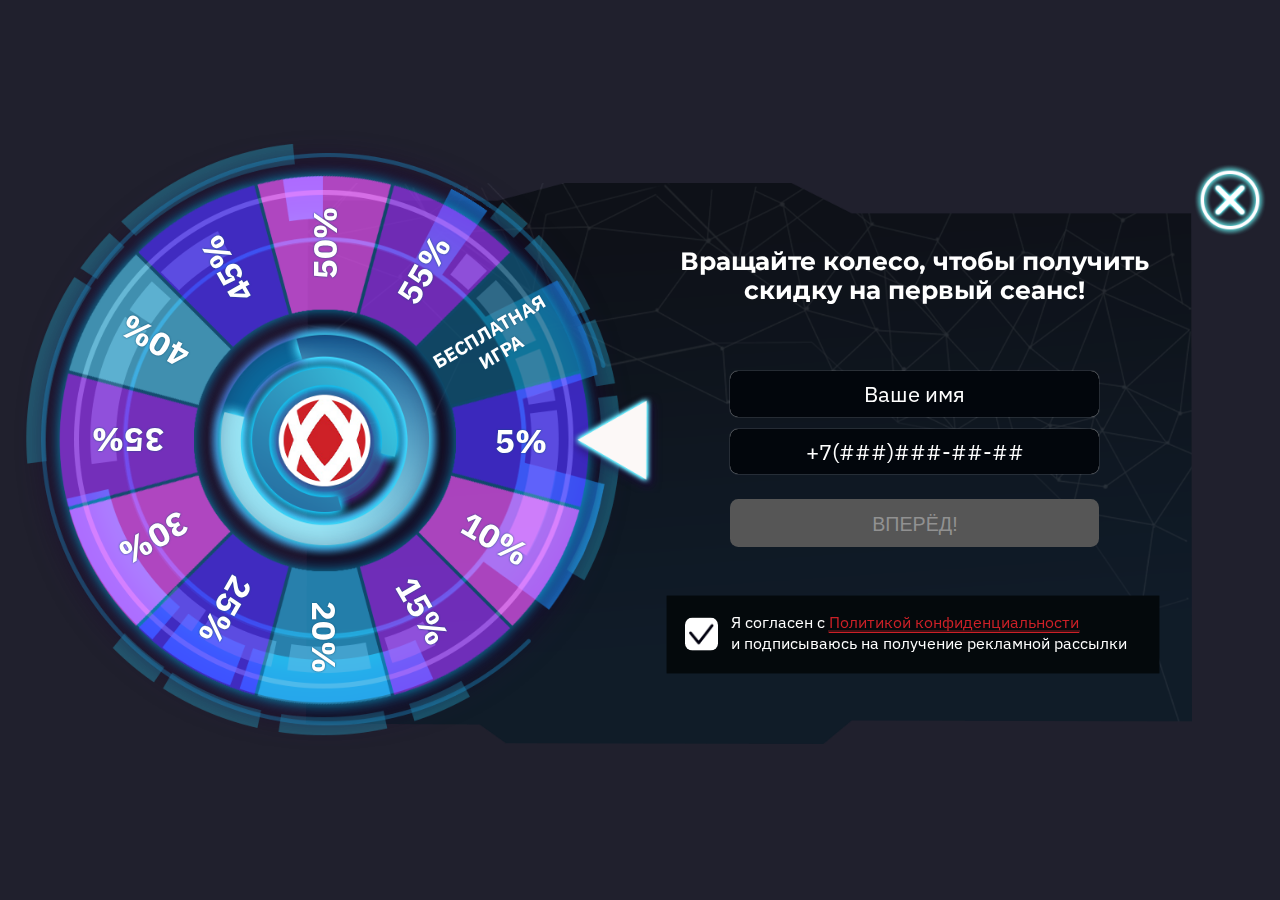
<file: wheel.html>
<!DOCTYPE html>
<html lang="ru">

<head>
  <meta charset="utf-8" />
  <meta name="viewport"
    content="width=device-width, initial-scale=1.0, minimum-scale=1.0, maximum-scale=1.0, user-scalable=no">
  <link rel="stylesheet"
    href="https://fonts.googleapis.com/css?family=IBM+Plex+Sans:600,700,400|Montserrat:600,700&display=swap&subset=cyrillic">
  <link rel="stylesheet" href="css/wheel.css" />
  <link rel="stylesheet" href="css/reel.css" />
  <link rel="stylesheet" href="css/wheel-timer.css" />

  <title>Бонусное Колесо</title>
</head>

<body>
  <main>
    <div class="wheel wheel--initial">
      <div class="wheel__wrap">
        <div class="wheel__reel reel">
          <div class="reel__inner reel__inner--circle-small"></div>
          <div class="reel__inner reel__inner--circle-medium"></div>
          <div class="reel__inner reel__inner--circle-content">
            <div class="reel__content"></div>
          </div>
          <div class="reel__inner reel__inner--logo"></div>
          <div class="reel__inner reel__inner--pointer"></div>
          <div class="reel__inner reel__inner--result">
            <div class="reel__result-text">ваша скидка</div>
            <div class="reel__result-value">5%</div>
          </div>
        </div>
        <p class="wheel__thanks">
          <span class="wheel__thanks-text">Спасибо, мы скоро свяжемся с вами, чтобы забронировать игру!</span>
        </p>
        <form class="wheel__form" method="POST" autocomplete="off">
          <div class="wheel__form-wrap">
            <p class="wheel__title wheel__title--initial">
              <span class="wheel__title-text">
                Вращайте колесо, чтобы получить скидку на первый сеанс!
              </span>
            </p>
            <div class="wheel__authorization">
              <label class="visually-hidden" for="wheel-form-name" autofocus>
                Введите имя
              </label>
              <input class="wheel__input" type="text" id="wheel-form-name" name="username" placeholder="Ваше имя" />
              <label class="visually-hidden" for="wheel-form-tel">
                Введите телефон
              </label>
              <input class="wheel__input" type="tel" id="wheel-form-tel" name="phone" placeholder="+7(###)###-##-##" />
              <button class="wheel__button wheel__button--spin" type="submit" disabled>
                Вперёд!
              </button>
            </div>
            <input class="visually-hidden wheel__checkbox" type="checkbox" id="wheel-privacy" name="privacy" checked />
            <label class="wheel__privacy" for="wheel-privacy">
              Я согласен с
              <a class="wheel__privacy-link" href="https://anvio.com/ru-ru/privacy-policy/" target="_blank">
                Политикой конфиденциальности
              </a>
              <br>и подписываюсь на получение рекламной рассылки
            </label>
          </div>
        </form>
        <button class="wheel__close" type="button"></button>
      </div>
    </div>

    <div class="wheel-timer">
      <p class="wheel-timer__title">
        <span class="wheel-timer__title-text">
          Ваша персональная скидка сгорит через:
        </span>
      </p>
      <div class="wheel-timer__timer">
        <div class="wheel-timer__wrap">
          <span class="wheel-timer__sign">1</span>
          <span class="wheel-timer__sign">4</span>
          <span class="wheel-timer__desc">Дней</span>
        </div>
        <div class="wheel-timer__wrap">
          <span class="wheel-timer__sign">2</span>
          <span class="wheel-timer__sign">1</span>
          <span class="wheel-timer__desc">Часов</span>
        </div>
        <div class="wheel-timer__wrap">
          <span class="wheel-timer__sign">1</span>
          <span class="wheel-timer__sign">0</span>
          <span class="wheel-timer__desc">Минут</span>
        </div>
        <div class="wheel-timer__wrap">
          <span class="wheel-timer__sign">1</span>
          <span class="wheel-timer__sign">2</span>
          <span class="wheel-timer__desc">Секунд</span>
        </div>
      </div>

    </div>
  </main>

  <script src="scripts/imask.js"></script>
  <script src="scripts/wheel.js"></script>
  <script src="scripts/timer.js"></script>
  <script>
    const random = (max) => Math.floor(Math.random() * max);

    const sectors = Array.from({
      length: 11
    }, (_, i) => ({
      text: `${(i + 1) * 5}%`,
      value: i,
      allow: true,
    })).concat({
      text: 'бесплатная игра',
      value: -1,
      allow: false,
    });
    const timeout = 3000;
    const callback = result => setTimeout(() => {
      console.log(result);
      const time = (random(1000) * random(1000) + 5) * 1000;
      window.showTimer(time);
    }, timeout);

    window.showWheel(sectors, timeout, callback);
  </script>
</body>

</html>
</file>
<file: css/wheel.css>
.visually-hidden {
  position: absolute;
  width: 1px;
  height: 1px;
  margin: -1px;
  border: 0;
  padding: 0;
  white-space: nowrap;
  clip-path: inset(100%);
  clip: rect(0 0 0 0);
  overflow: hidden;
}

.wheel {
  --scale: 1;

  position: fixed;
  z-index: 10;
  top: 0;
  bottom: 0;
  left: 0;
  right: 0;
  display: flex;
  opacity: 0;

  font-family: 'Montserrat', sans-serif;
  background-color: rgba(4, 4, 19, 0.89);
  transition: opacity 0.5s;
}

.wheel--visible {
  opacity: 1;
}

.wheel__wrap {
  position: relative;
  width: calc(1410px * var(--scale));
  height: calc(780px * var(--scale));
  display: flex;
  justify-content: space-between;
  margin: auto;
  padding-right: calc(115px * var(--scale));

  background-image: url(../img/new-year/wheel-background-horizontal.png);
  background-repeat: no-repeat;
  background-position: 80% 67%;
  background-size: calc(1080px * var(--scale));
}

.wheel__reel {
  flex-shrink: 0;
}

.wheel__thanks {
  display: block;
  width: calc(425px * var(--scale));
  align-self: center;
  margin: 0;
  margin-right: calc(115px * var(--scale));
  margin-top: calc(30px * var(--scale));
  padding: 0;

  line-height: calc(43px * var(--scale));
  font-weight: 700;
  text-align: center;
  color: rgb(255, 255, 255);
}

.wheel__thanks-text {
  font-size: calc(36px * var(--scale));
}

.wheel__form {
  box-sizing: border-box;
  padding-top: calc(145px * var(--scale));
  padding-left: calc(6px * var(--scale));
  padding-right: calc(15px * var(--scale));
  padding-bottom: calc(128px * var(--scale));
}

.wheel__title {
  box-sizing: border-box;
  display: block;
  margin: 0 auto;
  padding: 0;
  width: calc(595px * var(--scale));
  text-align: center;
  
  line-height: calc(30px * var(--scale));
  font-weight: 700;
  color: rgb(255, 255, 255);
}

.wheel__title-text {
  font-size: calc(30px * var(--scale));
}

.wheel__form-wrap {
  height: 100%;
  display: flex;
  flex-direction: column;
  justify-content: space-between;
} 

.wheel__authorization {
  display: flex;
  flex-direction: column;
  box-sizing: border-box;
  width: calc(450px * var(--scale));
  margin: 0 auto;
}

.wheel__input {
  display: block;
  box-sizing: border-box;
  width: 100%;
  margin-bottom: calc(15px * var(--scale));
  align-self: center;
  text-align: center;
  padding: calc(10px * var(--scale));
  border: none;

  background-color: rgb(2, 6, 12);
  font-family: 'IBM Plex Sans', sans-serif;
  line-height: calc(27px * var(--scale));
  font-size: calc(27px * var(--scale)); 
  font-weight: 400;
  color: rgb(255, 255, 255);
  border-radius: calc(10px * var(--scale));
  box-shadow: 0 0 1px 0 rgb(255, 255, 255);
}

.wheel__input--invalid {
  box-shadow: 0 0 0 1px rgb(167, 26, 31);
}

.wheel__input:focus {
  outline: none;
}

.wheel__input::placeholder {
  font-size: calc(27px * var(--scale));
  line-height: calc(27px * var(--scale));
  color: rgb(255, 255, 255);
  opacity: 1;
}

.wheel__button {
  box-sizing: border-box;
  width: 100%;
  text-align: center;
  margin-top: calc(15px * var(--scale));
  padding: calc(15px * var(--scale));;
  padding-top: calc(19px * var(--scale));;
  border: none;
  border-radius: calc(10px * var(--scale));

  outline: none;
  cursor: pointer;
  background-color: rgb(204, 32, 39);
  font-weight: 400;
  font-size: calc(24px * var(--scale));
  line-height: calc(24px * var(--scale));;
  text-transform: uppercase;
  color: rgb(255, 255, 255);
}

.wheel__button:focus,
.wheel__button:hover {
  opacity: 0.7;
}

.wheel__button:active {
  opacity: 0.3;
}

.wheel__button:disabled {
  opacity: 1;
  background-color: rgb(86, 86, 86);
  cursor: default;
  color: rgb(145, 145, 145);
}

.wheel__privacy {
  align-self: flex-end;
  position: relative;
  display: block;
  box-sizing: border-box;
  width: calc(560px * var(--scale));
  min-height: calc(55px * var(--scale));
  padding: 0;
  margin: 0 auto;
  margin-bottom: calc(10px * var(--scale));
  padding-left: calc(56px * var(--scale));

  font-family: 'IBM Plex Sans', sans-serif;
  font-size: calc(20px * var(--scale));
  line-height: calc(26px * var(--scale));
  font-weight: 400;
  text-align: left;
  color: rgb(255, 255, 255);
  cursor: pointer;
  background-color: rgb(4, 9, 12);
  box-shadow: -2px 0 0 calc(20px * var(--scale)) rgb(4, 9, 12);
}

.wheel__privacy::before {
  content: '';
  position: absolute;
  left: 0;
  top: 50%;
  transform: translateY(-50%);
  width: calc(40px * var(--scale));
  height: calc(40px * var(--scale));
  background-color: rgb(255, 255, 255);
  border-radius: calc(9px * var(--scale));
  opacity: 1;
}

.wheel__privacy:focus::before {
  outline: none;
}

.wheel__checkbox:checked~.wheel__privacy::before {
  background-image: url(../img/wheel-checkbox.png);
  background-repeat: no-repeat;
  background-position: 50%;
  background-size: calc(30px * var(--scale));
}

.wheel__checkbox:disabled~.wheel__privacy {
  opacity: 0.6;
}

.wheel__privacy-link {
  text-decoration: none;
  color: rgb(204, 32, 39);
  position: relative;
}

.wheel__privacy-link::after {
   content: '';
  position: absolute;
  height: calc(1px * var(--scale));
  width: 100%;
  left: 0;
  bottom: 0;
  background-color: rgb(204, 32, 39);
  box-shadow: 0 -1px 0 1px rgba(204, 32, 39, 0.3);
}

.wheel__close {
  position: absolute;
  width: calc(87px * var(--scale));
  height: calc(87px * var(--scale));
  padding: 0;
  right: 0;
  top: calc(42px * var(--scale));

  font-size: inherit;
  border: none;
  background: none;
  background-image: url(../img/wheel-btn-close.png);
  background-repeat: no-repeat;
  background-position: 50%;
  background-size: 100%;
  cursor: pointer;
}

.wheel__close:focus,
.wheel__close:hover {
  outline: none;
  opacity: 0.7;
}

.wheel__close:active {
  opacity: 0.3;
}

.wheel--vertical .wheel__wrap {
  position: relative;
  width: calc(725px * var(--scale));
  min-height: calc(1335px * var(--scale));
  padding-right: calc(70px * var(--scale));
  padding-left: calc(55px * var(--scale));
  padding-top: calc(50px * var(--scale));
  background-image: url(../img/new-year/wheel-background-vertical.png);
  background-size: calc(750px * var(--scale));
  background-position: calc(30px * var(--scale)) calc(35px * var(--scale));
}

.wheel--vertical .wheel__form {
  padding-top: calc(55px * var(--scale));
  padding-bottom: 0;
  padding-left: 0;
  padding-right: 0;
  height: calc(1320px * var(--scale));
  width: calc(715px * var(--scale));
}

.wheel--vertical .wheel__form-wrap {
  flex-direction: column;
  justify-content: space-between;
}

.wheel--vertical .wheel__title {
  width: calc(590px * var(--scale));
  margin-bottom: calc(30px * var(--scale));
}

.wheel--vertical .wheel__authorization {
  flex-grow: 1;
}

.wheel--vertical .wheel__privacy {
  margin-bottom: calc(10px * var(--scale));
  box-shadow: calc(-6px * var(--scale)) 0 0 calc(8px * var(--scale)) rgb(4, 9, 12);
}

.wheel--vertical .wheel__reel {
  order: 1;
  position: absolute;
  bottom: calc(90px * var(--scale));
  left: 47%;
  transform: translateX(-50%)
}

.wheel--vertical .wheel__close {
  top: calc(6px * var(--scale));
  right: calc(-6px * var(--scale));
}

.wheel--vertical .wheel__thanks {
  display: flex;
  flex-direction: column;
  justify-content: center;
  box-sizing: border-box;

  height: calc(415px * var(--scale));
  padding-top: 0;
  margin-left: calc(140px * var(--scale));
  align-self: flex-start;
}

.wheel--initial .wheel__thanks,
.wheel--result .wheel__form {
  display: none;
}
</file>
<file: css/reel.css>
.reel {
  position: relative;
  width: calc(756px * var(--scale));
  height: calc(756px * var(--scale));

  font-family: 'IBM Plex Sans', sans-serif;
  color: #fff;
  text-transform: uppercase;
  text-shadow: 0 0 2px #0f5072;
}

.reel::before {
  content: '';
  position: absolute;
  width: 100%;
  height: 100%;

  background-image: url(../img/new-year/reel-background.png);
  background-size: 100%;
  background-position: center;
  background-repeat: no-repeat;

  animation: wheel 150s linear infinite reverse;
}

.reel__inner {
  position: absolute;
  top: 0;
  bottom: 0;
  left: 0;
  right: 0;
  margin: auto;

  background-size: 100%;
  background-position: center;
  background-repeat: no-repeat;

  transition: transform 6s;
  transition-timing-function: cubic-bezier(.33,.59,.41,.96);
}

.reel__inner--pointer {
  left: auto;
  right: calc(-34px * var(--scale));
  width: calc(117px * var(--scale));
  height: calc(128px * var(--scale));

  background-image: url(../img/reel-pointer.png);
  transform-origin: calc(-296px * var(--scale)) 50%;
  transition: none;
}

.reel__inner--logo {
  width: calc(138px * var(--scale));
  height: calc(138px * var(--scale));
  background-image: url(../img/reel-logo.png);
}
.reel__inner--circle-small {
  width: calc(208px * var(--scale));
  height: calc(208px * var(--scale));
  background-image: url(../img/new-year/reel-circle-small.png);
}
.reel__inner--circle-medium {
  width: calc(290px * var(--scale));
  height: calc(290px * var(--scale));
  background-image: url(../img/new-year/reel-circle-medium.png);
}
.reel__inner--circle-content {
  width: calc(756px * var(--scale));
  height: calc(756px * var(--scale));
  background-image: url(../img/new-year/reel-circle-content.png);
  transition-timing-function: cubic-bezier(0.3, 0.58, 0.2, 1.02);
}

.reel__inner--result {
  width: calc(614px * var(--scale));
  height: calc(614px * var(--scale));
  border-radius: 50%;

  display: flex;
  flex-direction: column;
  justify-content: center;
  align-items: center;
  
  opacity: 0;
  transition: opacity 0.6s;
  background-color: rgba(4, 4, 19, 0.89);
}

.reel__result-text {
  font-size: calc(50px * var(--scale));
  font-weight: 700;
}

.reel__result-value {
  font-size: calc(70px * var(--scale));
  font-weight: 700;
}

.reel__content {
  width: 100%;
  height: 100%;
}

.reel__sector {
  position: absolute;
  width: calc(160px * var(--scale));
  right: calc(58px * var(--scale));
  top: 50%;

  text-align: center;
  transform: translateY(-50%) rotate(0);
  transform-origin: calc(-160px * var(--scale)) 50%;
}

.reel__sector-text {
  font-size: calc(23px * var(--scale));
  font-weight: 700;
  transition: color 0.6s;
}

.reel__sector-text--big {
  font-size: calc(40px * var(--scale));
}

.wheel--result .reel__inner--result {
  opacity: 1;
}

.wheel--result .reel__sector-text {
  color: rgba(255, 255, 255, 0.5);
}

.wheel--vertical .reel__content,
.wheel--vertical .reel__inner--pointer {
  transform: rotate(-90deg);
}


@keyframes wheel {
  0% {
    transform: rotate(0);
  }
  100% {
    transform: rotate(360deg);
  }
}
</file>
<file: css/wheel-timer.css>
.wheel-timer {
  --scale: 1;

  position: fixed;
  padding: calc(10px * var(--scale)) 0;
  z-index: 10;
  left: 0;
  bottom: 0;
  width: calc(380px * var(--scale));
  color: rgb(232, 229, 229);
  background-color: rgba(32, 34, 43, .9);
  font-family: 'IBM Plex Sans', sans-serif;
  font-weight: 400;
  opacity: 0;
  transition: opacity 0.5s;
}

.wheel-timer--visible {
  opacity: 1;
}

.wheel-timer__title {
  width: calc(315px * var(--scale));
  text-align: left;
  margin: 0 auto;
  margin-bottom: calc(10px * var(--scale));
}

.wheel-timer__title-text {
  font-size: calc(16px * var(--scale));
  line-height: calc(16px * var(--scale));
}

.wheel-timer__timer {
  width: calc(325px * var(--scale));
  display: flex;
  flex-wrap: wrap;
  justify-content: space-between;
  margin: 0 auto;
}

.wheel-timer__wrap {
  width: calc(64px * var(--scale));
  display: flex;
  flex-wrap: wrap;
  justify-content: space-between;
}

.wheel-timer__sign {
  display: flex;
  align-items: center;
  justify-content: center;
  width: calc(30px * var(--scale));
  height: calc(56px * var(--scale));
  background-color: rgb(119, 122, 127);
  font-size: calc(34px * var(--scale));
  line-height: calc(34px * var(--scale));
  color: rgb(255, 254, 254);
}

.wheel-timer__sign {
  display: flex;
  align-items: center;
  justify-content: center;
  width: calc(30px * var(--scale));
  height: calc(56px * var(--scale));
  margin-bottom: calc(13px * var(--scale));
  font-size: calc(34px * var(--scale));
  line-height: calc(34px * var(--scale));
  font-weight: 600;
  color: rgb(255, 254, 254);
}

.wheel-timer__desc {
  display: block;
  width: calc(65px * var(--scale));
  font-size: calc(12px * var(--scale));
  line-height: calc(12px * var(--scale));
  text-transform: uppercase;
  text-align: center;
}

.vertical.wheel-timer {
  width: 100%;
}
</file>
